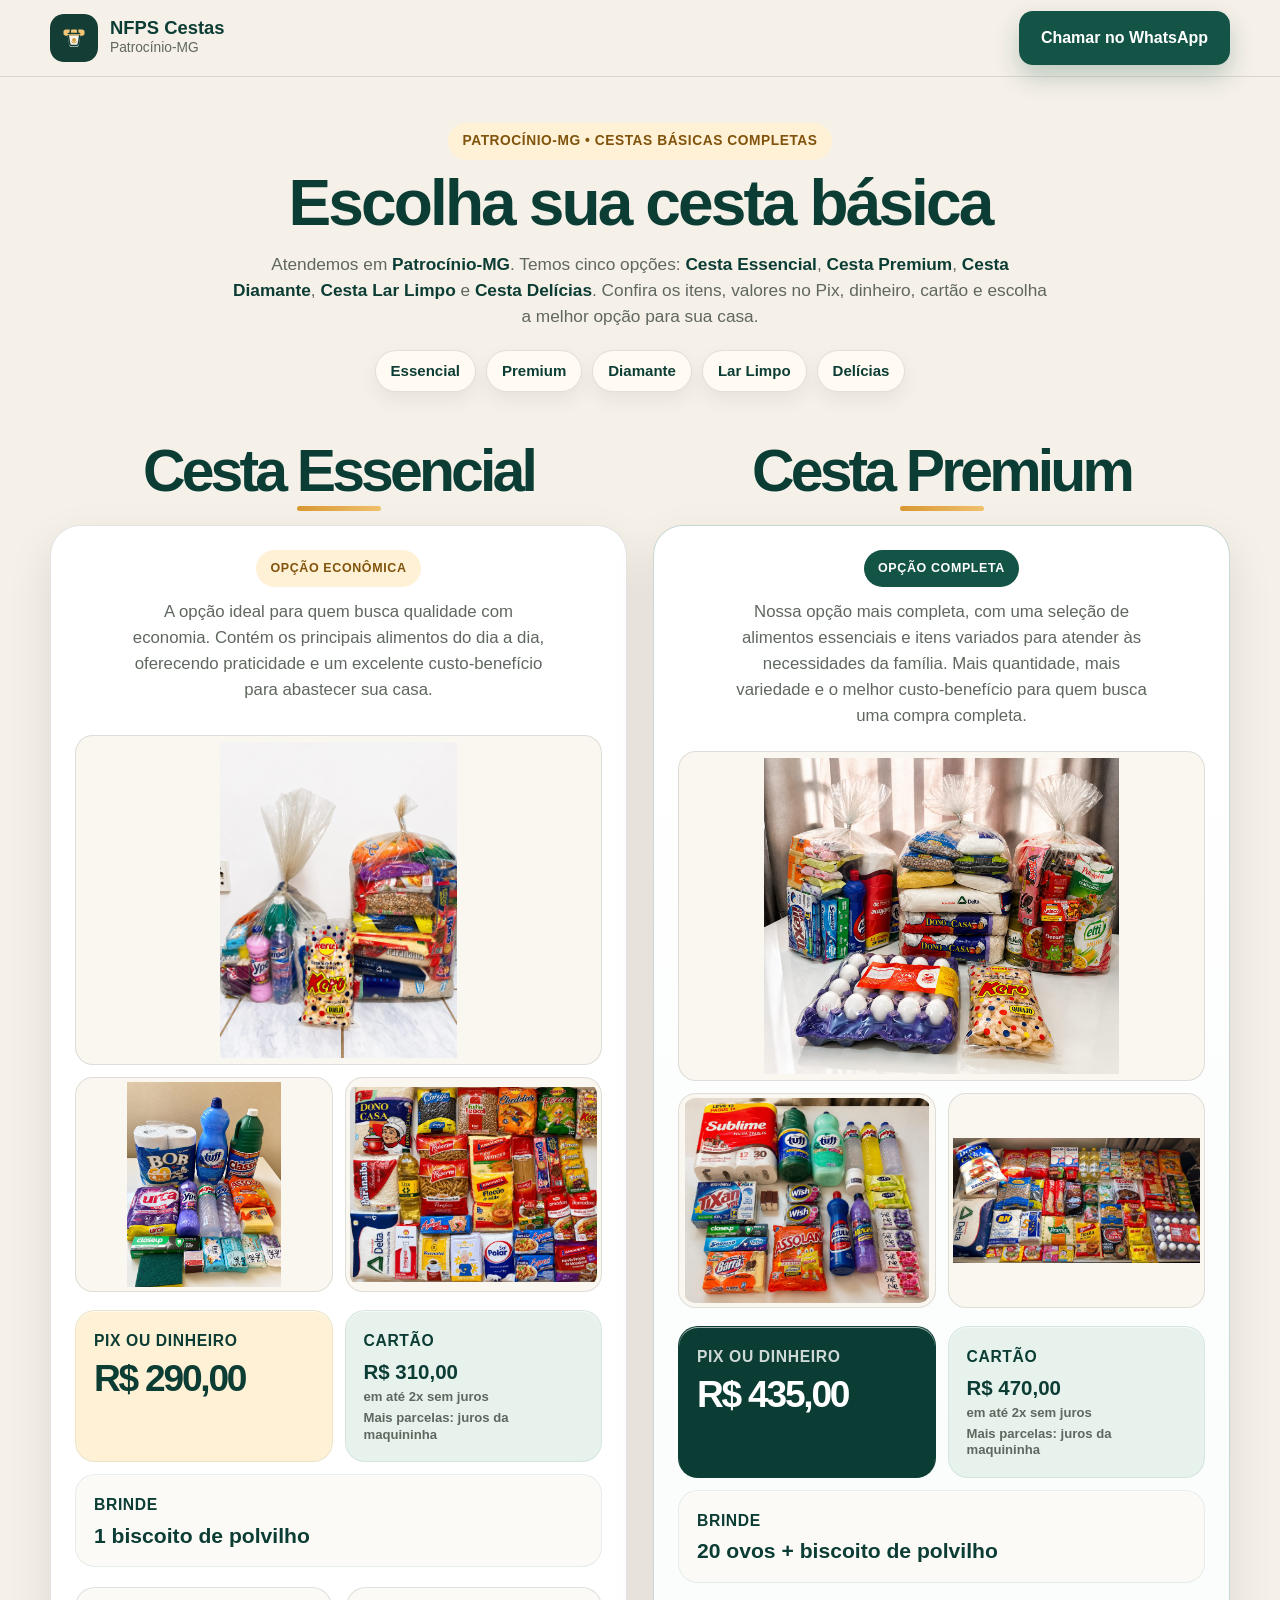
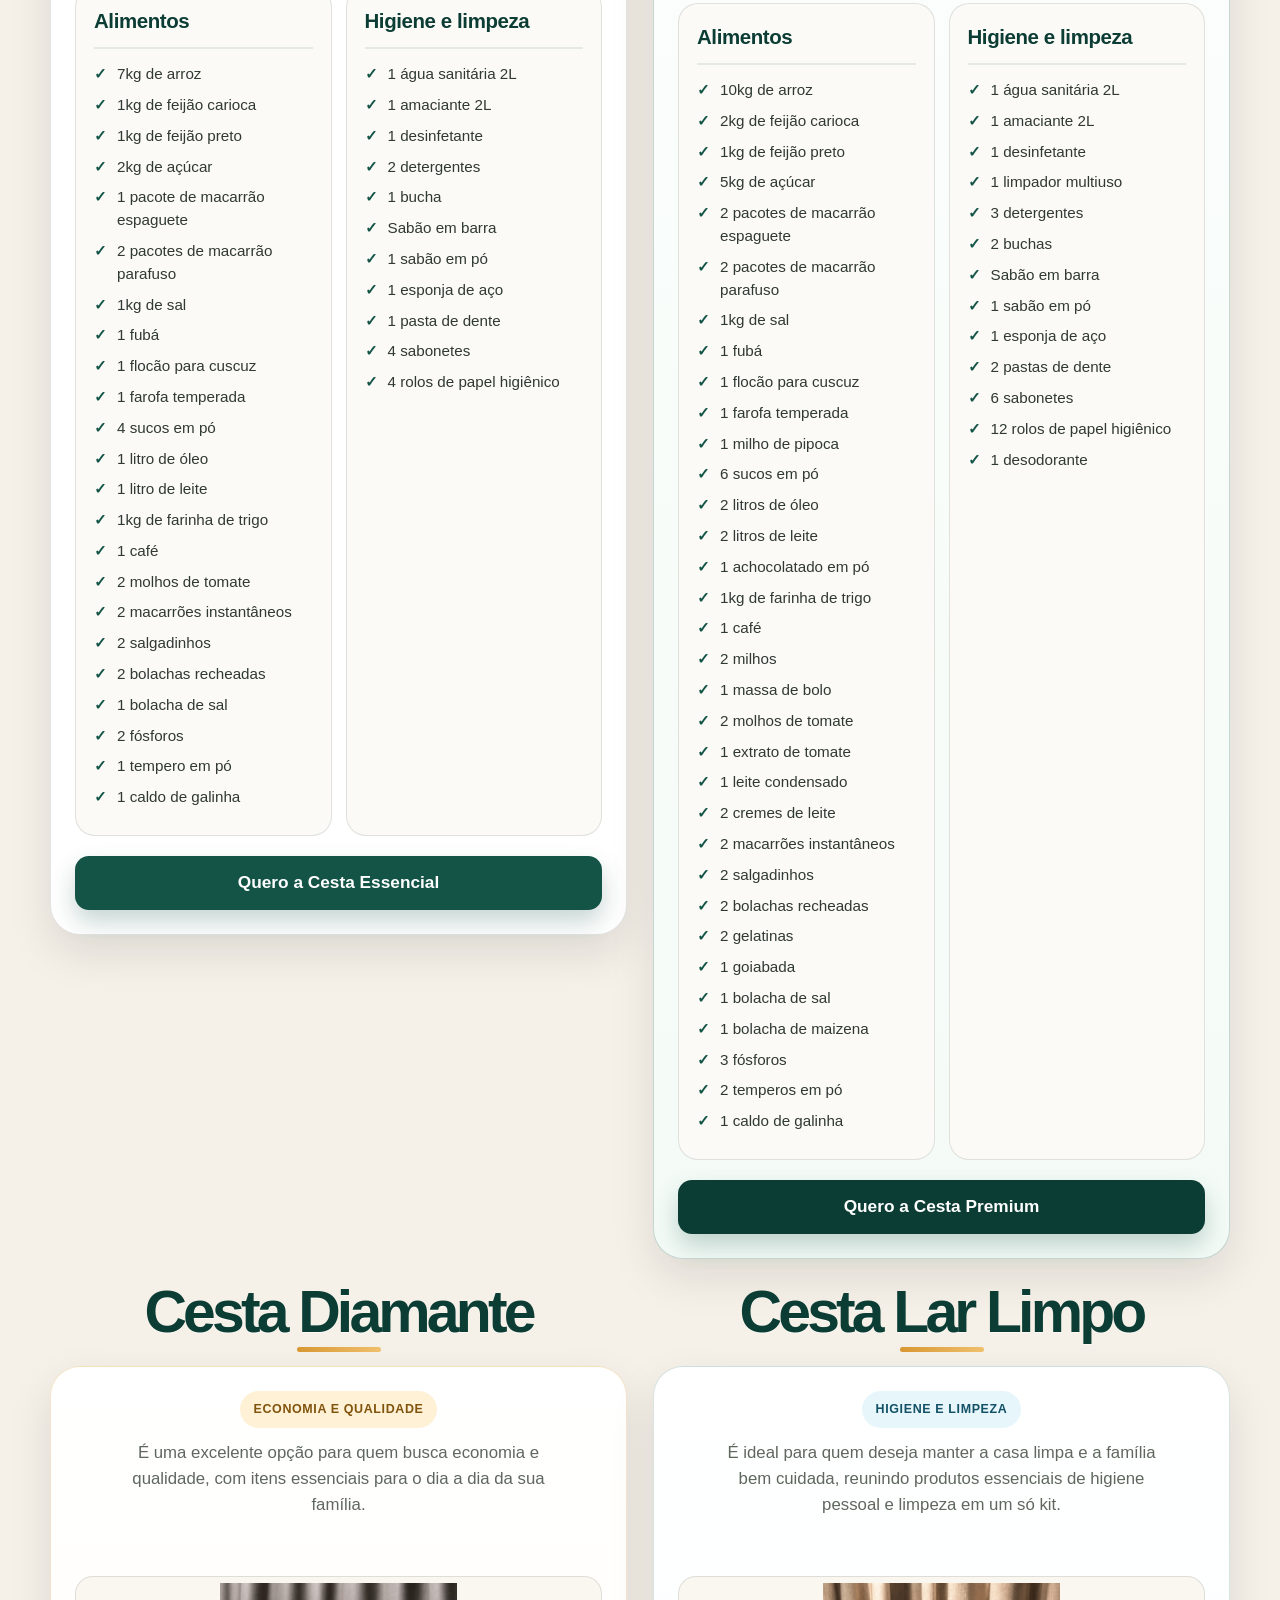
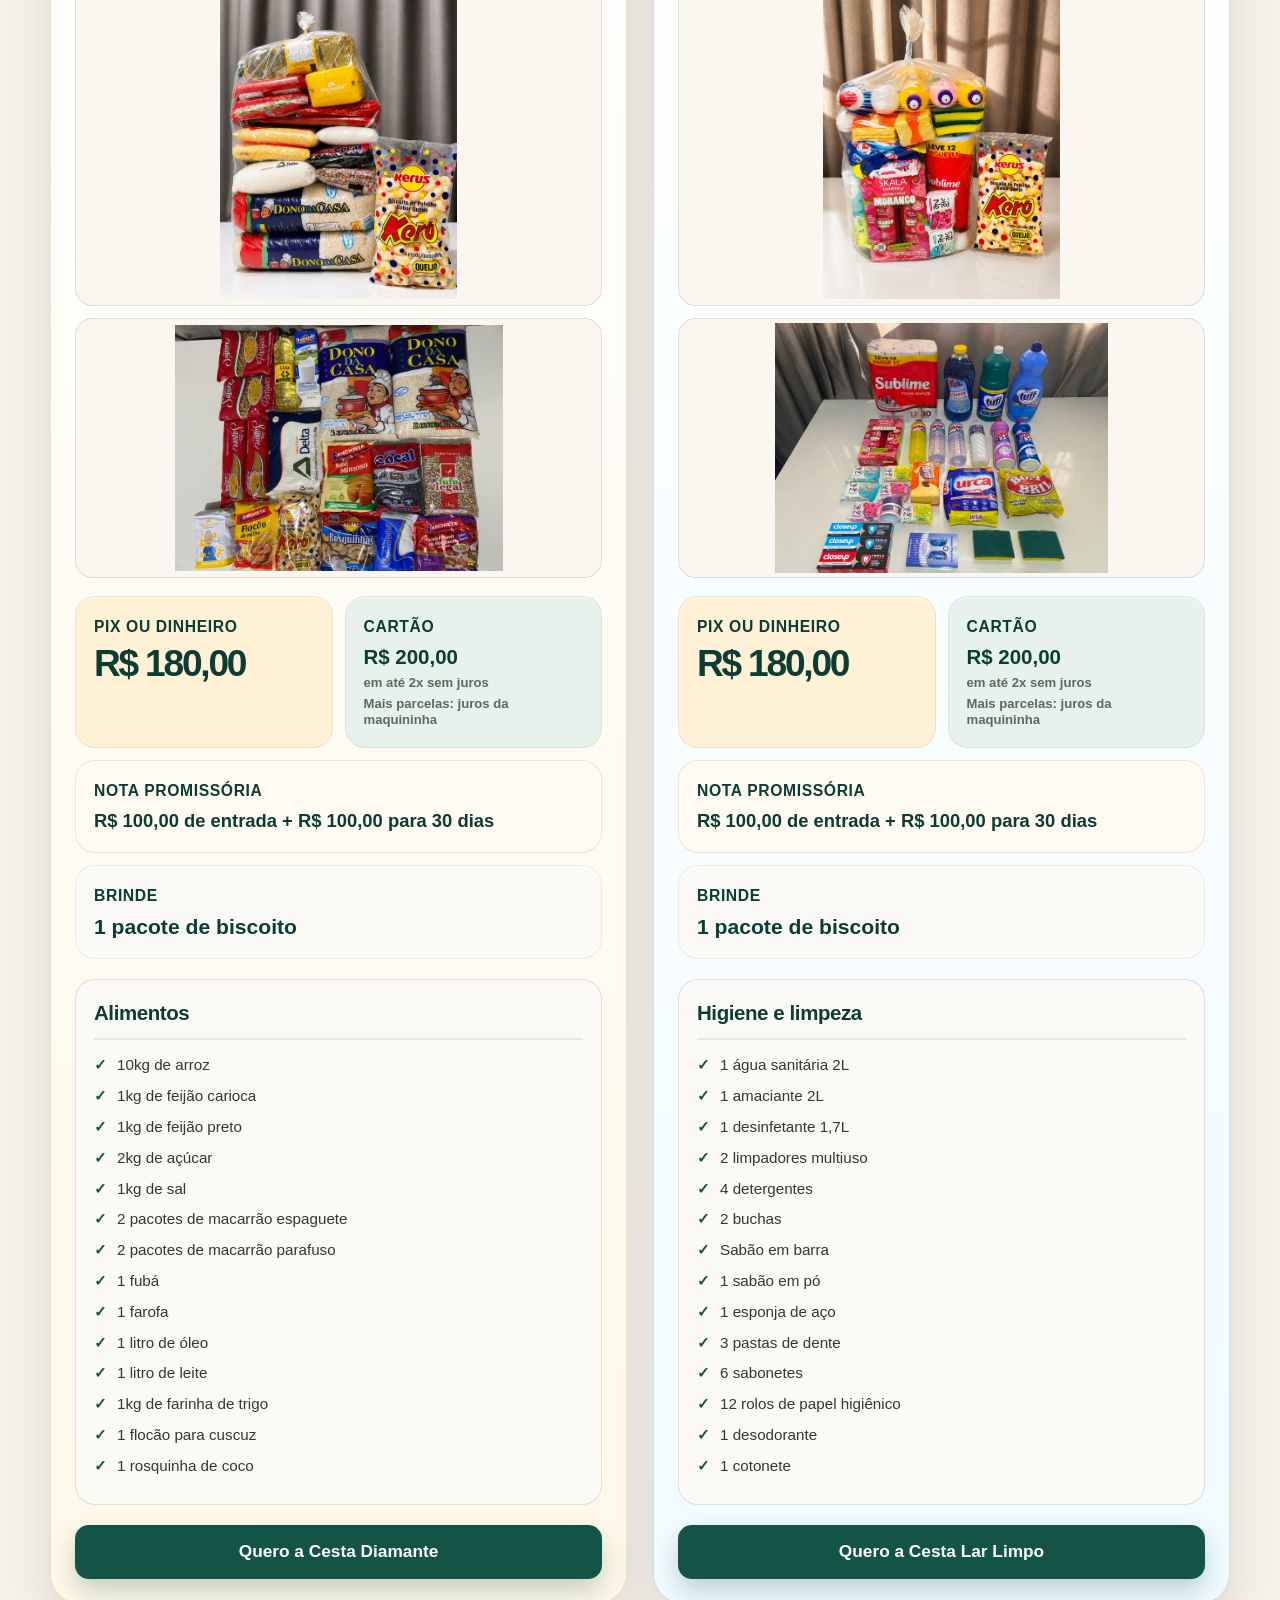
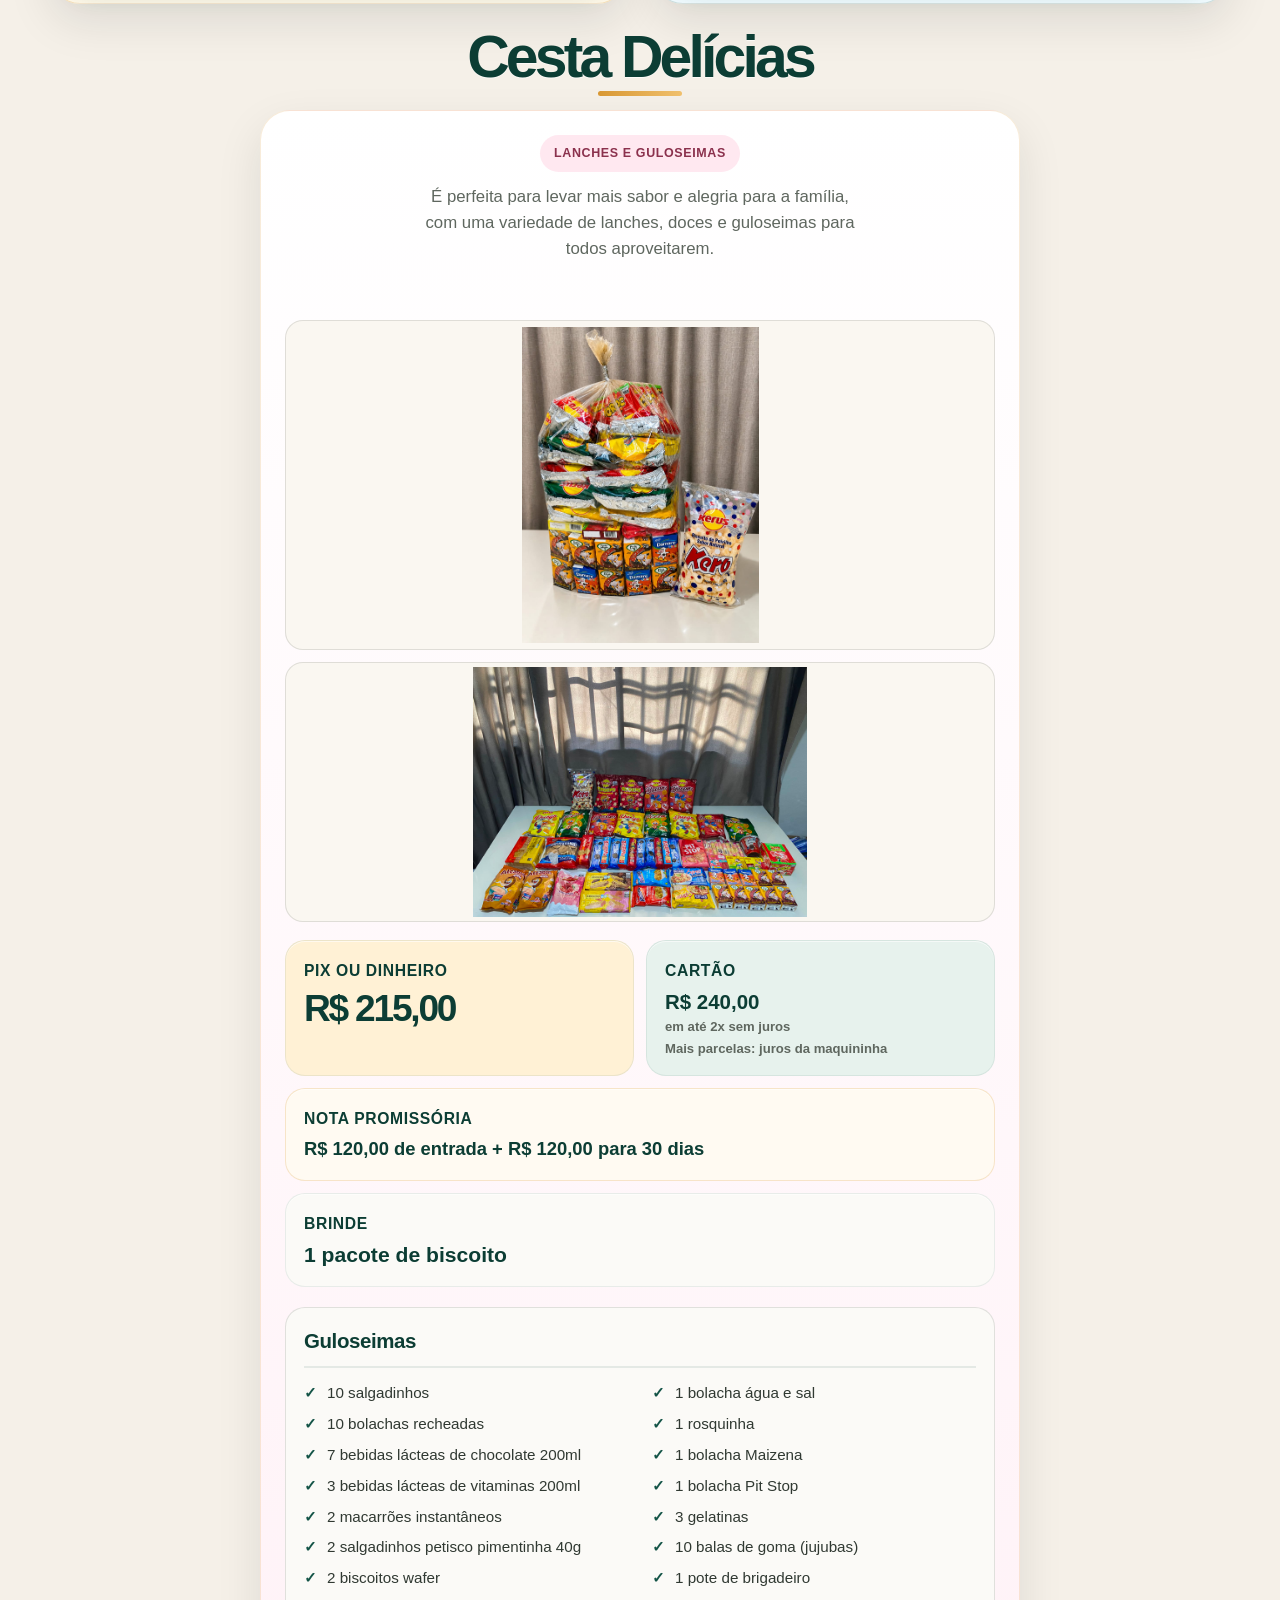
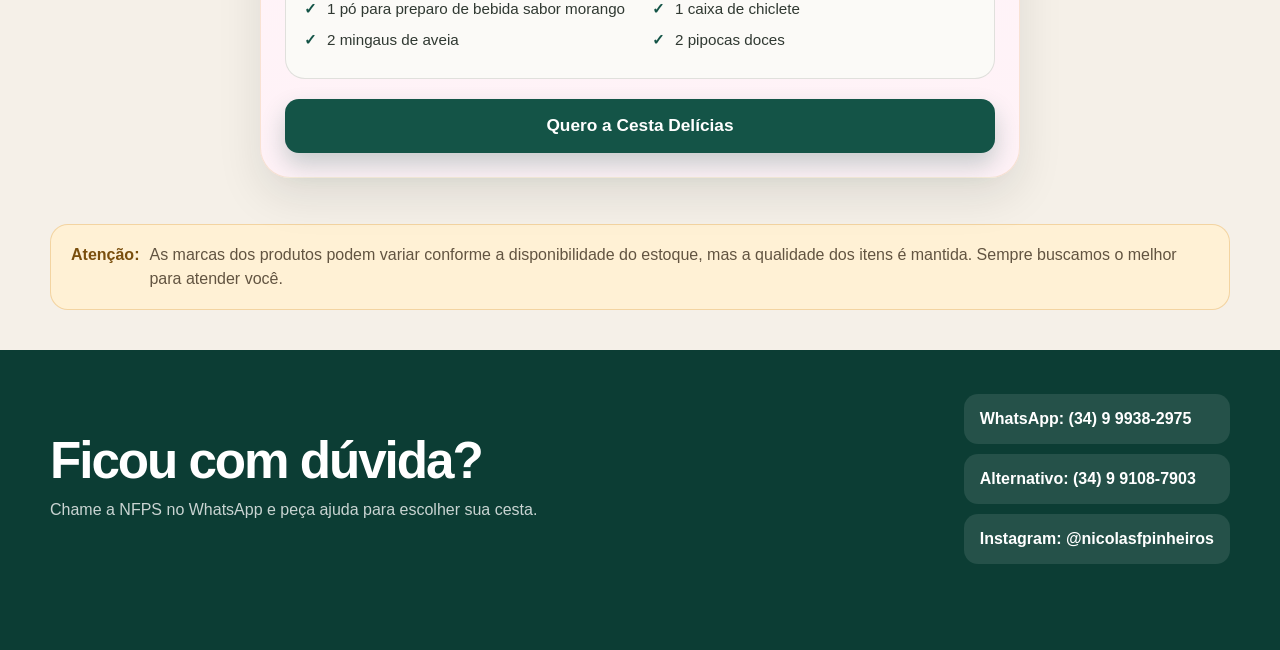
<file: nfps-cestas-local-v20/nfps-cestas-local-v20/index.html>
<!doctype html>
<html lang="pt-BR">
<head>
  <meta charset="utf-8" />
  <meta name="viewport" content="width=device-width, initial-scale=1" />
  <title>NFPS Cestas | Cestas básicas em Patrocínio-MG</title>
  <meta name="description" content="NFPS Cestas em Patrocínio-MG: escolha entre Cesta Essencial, Premium, Diamante, Lar Limpo e Delícias. Veja itens, valores, formas de pagamento e peça pelo WhatsApp." />
  <link rel="icon" href="assets/logo-nfps.svg" type="image/svg+xml" />
  <link rel="stylesheet" href="style.css" />
</head>
<body>
  <header class="topbar">
    <div class="container topbar-content">
      <a class="brand" href="#topo" aria-label="NFPS Cestas">
        <img src="assets/logo-nfps.svg" alt="NFPS Cestas" />
        <span>
          <strong>NFPS Cestas</strong>
          <small>Patrocínio-MG</small>
        </span>
      </a>

      <a class="top-whats" href="https://wa.me/5534999382975?text=Ol%C3%A1%2C%20vim%20pelo%20site%20da%20NFPS%20Cestas%20e%20quero%20fazer%20um%20pedido." target="_blank" rel="noopener">
        Chamar no WhatsApp
      </a>
    </div>
  </header>

  <main id="topo">
    <section class="intro">
      <div class="container intro-content">
        <p class="kicker">Patrocínio-MG • Cestas básicas completas</p>
        <h1>Escolha sua cesta básica</h1>
        <p class="intro-text">Atendemos em <strong>Patrocínio-MG</strong>. Temos cinco opções: <strong>Cesta Essencial</strong>, <strong>Cesta Premium</strong>, <strong>Cesta Diamante</strong>, <strong>Cesta Lar Limpo</strong> e <strong>Cesta Delícias</strong>. Confira os itens, valores no Pix, dinheiro, cartão e escolha a melhor opção para sua casa.</p>
        <div class="quick-links" aria-label="Ir para uma cesta">
          <a href="#essencial">Essencial</a>
          <a href="#premium">Premium</a>
          <a href="#diamante">Diamante</a>
          <a href="#lar-limpo">Lar Limpo</a>
          <a href="#delicias">Delícias</a>
        </div>
      </div>
    </section>

    <section class="container products" aria-label="Modelos de cestas básicas">
      <div class="model-column">
        <h2 class="model-heading">Cesta Essencial</h2>
        <article class="basket-card essential" id="essencial">
          <div class="card-title-row">
            <div>
              <span class="label">Opção econômica</span>
              <p class="basket-description">A opção ideal para quem busca qualidade com economia. Contém os principais alimentos do dia a dia, oferecendo praticidade e um excelente custo-benefício para abastecer sua casa.</p>
            </div>
          </div>

        <div class="photo-grid">
          <img class="main-photo" src="assets/essencial-foto-3.jpg" alt="Foto real da Cesta Essencial montada" />
          <img class="detail-photo detail-cleaning" src="assets/essencial-foto-1.jpg" alt="Foto real dos itens de limpeza da Cesta Essencial" />
          <img class="detail-photo detail-food landscape-photo" src="assets/essencial-foto-2-rot.jpg" alt="Foto real dos alimentos da Cesta Essencial" />
        </div>

        <div class="purchase-box">
          <div class="purchase-item highlight">
            <span>Pix ou dinheiro</span>
            <strong>R$ 290,00</strong>
          </div>
          <div class="purchase-item">
            <span>Cartão</span>
            <strong>R$ 310,00</strong>
            <small>em até 2x sem juros</small>
            <small>Mais parcelas: juros da maquininha</small>
          </div>
          <div class="purchase-item gift">
            <span>Brinde</span>
            <strong>1 biscoito de polvilho</strong>
          </div>
        </div>

        <div class="items-area">
          <div class="items-box">
            <h3>Alimentos</h3>
            <ul>
              <li>7kg de arroz</li>
              <li>1kg de feijão carioca</li>
              <li>1kg de feijão preto</li>
              <li>2kg de açúcar</li>
              <li>1 pacote de macarrão espaguete</li>
              <li>2 pacotes de macarrão parafuso</li>
              <li>1kg de sal</li>
              <li>1 fubá</li>
              <li>1 flocão para cuscuz</li>
              <li>1 farofa temperada</li>
              <li>4 sucos em pó</li>
              <li>1 litro de óleo</li>
              <li>1 litro de leite</li>
              <li>1kg de farinha de trigo</li>
              <li>1 café</li>
              <li>2 molhos de tomate</li>
              <li>2 macarrões instantâneos</li>
              <li>2 salgadinhos</li>
              <li>2 bolachas recheadas</li>
              <li>1 bolacha de sal</li>
              <li>2 fósforos</li>
              <li>1 tempero em pó</li>
              <li>1 caldo de galinha</li>
            </ul>
          </div>
          <div class="items-box">
            <h3>Higiene e limpeza</h3>
            <ul>
              <li>1 água sanitária 2L</li>
              <li>1 amaciante 2L</li>
              <li>1 desinfetante</li>
              <li>2 detergentes</li>
              <li>1 bucha</li>
              <li>Sabão em barra</li>
              <li>1 sabão em pó</li>
              <li>1 esponja de aço</li>
              <li>1 pasta de dente</li>
              <li>4 sabonetes</li>
              <li>4 rolos de papel higiênico</li>
            </ul>
          </div>
        </div>

          <a class="order-button" href="https://wa.me/5534999382975?text=Ol%C3%A1%2C%20quero%20pedir%20a%20Cesta%20Essencial.%20Poderia%20me%20passar%20mais%20informa%C3%A7%C3%B5es%3F" target="_blank" rel="noopener">
            Quero a Cesta Essencial
          </a>
        </article>
      </div>

      <div class="model-column">
        <h2 class="model-heading">Cesta Premium</h2>
        <article class="basket-card premium" id="premium">
          <div class="card-title-row">
            <div>
              <span class="label dark">Opção completa</span>
              <p class="basket-description">Nossa opção mais completa, com uma seleção de alimentos essenciais e itens variados para atender às necessidades da família. Mais quantidade, mais variedade e o melhor custo-benefício para quem busca uma compra completa.</p>
            </div>
          </div>

        <div class="photo-grid">
          <img class="main-photo" src="assets/premium-foto-1.jpg" alt="Foto real da Cesta Premium montada" />
          <img class="detail-photo detail-cleaning landscape-photo" src="assets/premium-foto-2.jpg" alt="Foto real dos itens de limpeza da Cesta Premium" />
          <img class="detail-photo detail-food landscape-photo" src="assets/premium-foto-3-rot.jpg" alt="Foto real dos alimentos da Cesta Premium" />
        </div>

        <div class="purchase-box premium-purchase">
          <div class="purchase-item highlight">
            <span>Pix ou dinheiro</span>
            <strong>R$ 435,00</strong>
          </div>
          <div class="purchase-item">
            <span>Cartão</span>
            <strong>R$ 470,00</strong>
            <small>em até 2x sem juros</small>
            <small>Mais parcelas: juros da maquininha</small>
          </div>
          <div class="purchase-item gift">
            <span>Brinde</span>
            <strong>20 ovos + biscoito de polvilho</strong>
          </div>
        </div>

        <div class="items-area">
          <div class="items-box">
            <h3>Alimentos</h3>
            <ul>
              <li>10kg de arroz</li>
              <li>2kg de feijão carioca</li>
              <li>1kg de feijão preto</li>
              <li>5kg de açúcar</li>
              <li>2 pacotes de macarrão espaguete</li>
              <li>2 pacotes de macarrão parafuso</li>
              <li>1kg de sal</li>
              <li>1 fubá</li>
              <li>1 flocão para cuscuz</li>
              <li>1 farofa temperada</li>
              <li>1 milho de pipoca</li>
              <li>6 sucos em pó</li>
              <li>2 litros de óleo</li>
              <li>2 litros de leite</li>
              <li>1 achocolatado em pó</li>
              <li>1kg de farinha de trigo</li>
              <li>1 café</li>
              <li>2 milhos</li>
              <li>1 massa de bolo</li>
              <li>2 molhos de tomate</li>
              <li>1 extrato de tomate</li>
              <li>1 leite condensado</li>
              <li>2 cremes de leite</li>
              <li>2 macarrões instantâneos</li>
              <li>2 salgadinhos</li>
              <li>2 bolachas recheadas</li>
              <li>2 gelatinas</li>
              <li>1 goiabada</li>
              <li>1 bolacha de sal</li>
              <li>1 bolacha de maizena</li>
              <li>3 fósforos</li>
              <li>2 temperos em pó</li>
              <li>1 caldo de galinha</li>
            </ul>
          </div>
          <div class="items-box">
            <h3>Higiene e limpeza</h3>
            <ul>
              <li>1 água sanitária 2L</li>
              <li>1 amaciante 2L</li>
              <li>1 desinfetante</li>
              <li>1 limpador multiuso</li>
              <li>3 detergentes</li>
              <li>2 buchas</li>
              <li>Sabão em barra</li>
              <li>1 sabão em pó</li>
              <li>1 esponja de aço</li>
              <li>2 pastas de dente</li>
              <li>6 sabonetes</li>
              <li>12 rolos de papel higiênico</li>
              <li>1 desodorante</li>
            </ul>
          </div>
        </div>

          <a class="order-button premium-button" href="https://wa.me/5534999382975?text=Ol%C3%A1%2C%20quero%20pedir%20a%20Cesta%20Premium.%20Poderia%20me%20passar%20mais%20informa%C3%A7%C3%B5es%3F" target="_blank" rel="noopener">
            Quero a Cesta Premium
          </a>
        </article>
      </div>

      <div class="model-column">
        <h2 class="model-heading">Cesta Diamante</h2>
        <article class="basket-card diamond" id="diamante">
          <div class="card-title-row">
            <div>
              <span class="label gold">Economia e qualidade</span>
              <p class="basket-description">É uma excelente opção para quem busca economia e qualidade, com itens essenciais para o dia a dia da sua família.</p>
            </div>
          </div>

        <div class="photo-grid diamante-photos">
          <img class="main-photo" src="assets/diamante-foto-1.jpg" alt="Foto real da Cesta Diamante montada" />
          <img class="detail-photo wide-photo landscape-photo" src="assets/diamante-foto-2.jpg" alt="Foto real dos itens da Cesta Diamante" />
        </div>

        <div class="purchase-box">
          <div class="purchase-item highlight">
            <span>Pix ou dinheiro</span>
            <strong>R$ 180,00</strong>
          </div>
          <div class="purchase-item">
            <span>Cartão</span>
            <strong>R$ 200,00</strong>
            <small>em até 2x sem juros</small>
            <small>Mais parcelas: juros da maquininha</small>
          </div>
          <div class="purchase-item note">
            <span>Nota promissória</span>
            <strong>R$ 100,00 de entrada + R$ 100,00 para 30 dias</strong>
          </div>
          <div class="purchase-item gift">
            <span>Brinde</span>
            <strong>1 pacote de biscoito</strong>
          </div>
        </div>

        <div class="items-area single">
          <div class="items-box">
            <h3>Alimentos</h3>
            <ul>
              <li>10kg de arroz</li>
              <li>1kg de feijão carioca</li>
              <li>1kg de feijão preto</li>
              <li>2kg de açúcar</li>
              <li>1kg de sal</li>
              <li>2 pacotes de macarrão espaguete</li>
              <li>2 pacotes de macarrão parafuso</li>
              <li>1 fubá</li>
              <li>1 farofa</li>
              <li>1 litro de óleo</li>
              <li>1 litro de leite</li>
              <li>1kg de farinha de trigo</li>
              <li>1 flocão para cuscuz</li>
              <li>1 rosquinha de coco</li>
            </ul>
          </div>
        </div>

          <a class="order-button" href="https://wa.me/5534999382975?text=Ol%C3%A1%2C%20quero%20pedir%20a%20Cesta%20Diamante.%20Poderia%20me%20passar%20mais%20informa%C3%A7%C3%B5es%3F" target="_blank" rel="noopener">
            Quero a Cesta Diamante
          </a>
        </article>
      </div>

      <div class="model-column">
        <h2 class="model-heading">Cesta Lar Limpo</h2>
        <article class="basket-card clean" id="lar-limpo">
          <div class="card-title-row">
            <div>
              <span class="label clean-label">Higiene e limpeza</span>
              <p class="basket-description">É ideal para quem deseja manter a casa limpa e a família bem cuidada, reunindo produtos essenciais de higiene pessoal e limpeza em um só kit.</p>
            </div>
          </div>

        <div class="photo-grid photo-grid-two">
          <img class="main-photo" src="assets/lar-limpo-foto-2.jpg" alt="Foto real da Cesta Lar Limpo montada com os produtos e o brinde" />
          <img class="detail-photo landscape-photo full-span" src="assets/lar-limpo-foto-1.jpg" alt="Foto real dos produtos de higiene e limpeza da Cesta Lar Limpo" />
        </div>

        <div class="purchase-box">
          <div class="purchase-item highlight">
            <span>Pix ou dinheiro</span>
            <strong>R$ 180,00</strong>
          </div>
          <div class="purchase-item">
            <span>Cartão</span>
            <strong>R$ 200,00</strong>
            <small>em até 2x sem juros</small>
            <small>Mais parcelas: juros da maquininha</small>
          </div>
          <div class="purchase-item note">
            <span>Nota promissória</span>
            <strong>R$ 100,00 de entrada + R$ 100,00 para 30 dias</strong>
          </div>
          <div class="purchase-item gift">
            <span>Brinde</span>
            <strong>1 pacote de biscoito</strong>
          </div>
        </div>

        <div class="items-area single">
          <div class="items-box">
            <h3>Higiene e limpeza</h3>
            <ul>
              <li>1 água sanitária 2L</li>
              <li>1 amaciante 2L</li>
              <li>1 desinfetante 1,7L</li>
              <li>2 limpadores multiuso</li>
              <li>4 detergentes</li>
              <li>2 buchas</li>
              <li>Sabão em barra</li>
              <li>1 sabão em pó</li>
              <li>1 esponja de aço</li>
              <li>3 pastas de dente</li>
              <li>6 sabonetes</li>
              <li>12 rolos de papel higiênico</li>
              <li>1 desodorante</li>
              <li>1 cotonete</li>
            </ul>
          </div>
        </div>

          <a class="order-button" href="https://wa.me/5534999382975?text=Ol%C3%A1%2C%20quero%20pedir%20a%20Cesta%20Lar%20Limpo.%20Poderia%20me%20passar%20mais%20informa%C3%A7%C3%B5es%3F" target="_blank" rel="noopener">
            Quero a Cesta Lar Limpo
          </a>
        </article>
      </div>

      <div class="model-column">
        <h2 class="model-heading">Cesta Delícias</h2>
        <article class="basket-card sweet" id="delicias">
          <div class="card-title-row">
            <div>
              <span class="label sweet-label">Lanches e guloseimas</span>
              <p class="basket-description">É perfeita para levar mais sabor e alegria para a família, com uma variedade de lanches, doces e guloseimas para todos aproveitarem.</p>
            </div>
          </div>

        <div class="photo-grid photo-grid-two">
          <img class="main-photo" src="assets/delicias-foto-1.jpg" alt="Foto real da Cesta Delícias montada com os lanches e o brinde" />
          <img class="detail-photo landscape-photo full-span" src="assets/delicias-foto-2.jpg" alt="Foto real dos itens e guloseimas da Cesta Delícias" />
        </div>

        <div class="purchase-box">
          <div class="purchase-item highlight">
            <span>Pix ou dinheiro</span>
            <strong>R$ 215,00</strong>
          </div>
          <div class="purchase-item">
            <span>Cartão</span>
            <strong>R$ 240,00</strong>
            <small>em até 2x sem juros</small>
            <small>Mais parcelas: juros da maquininha</small>
          </div>
          <div class="purchase-item note">
            <span>Nota promissória</span>
            <strong>R$ 120,00 de entrada + R$ 120,00 para 30 dias</strong>
          </div>
          <div class="purchase-item gift">
            <span>Brinde</span>
            <strong>1 pacote de biscoito</strong>
          </div>
        </div>

        <div class="items-area single">
          <div class="items-box">
            <h3>Guloseimas</h3>
            <ul class="two-columns">
              <li>10 salgadinhos</li>
              <li>10 bolachas recheadas</li>
              <li>7 bebidas lácteas de chocolate 200ml</li>
              <li>3 bebidas lácteas de vitaminas 200ml</li>
              <li>2 macarrões instantâneos</li>
              <li>2 salgadinhos petisco pimentinha 40g</li>
              <li>2 biscoitos wafer</li>
              <li>1 pó para preparo de bebida sabor morango</li>
              <li>2 mingaus de aveia</li>
              <li>1 bolacha água e sal</li>
              <li>1 rosquinha</li>
              <li>1 bolacha Maizena</li>
              <li>1 bolacha Pit Stop</li>
              <li>3 gelatinas</li>
              <li>10 balas de goma (jujubas)</li>
              <li>1 pote de brigadeiro</li>
              <li>1 caixa de chiclete</li>
              <li>2 pipocas doces</li>
            </ul>
          </div>
        </div>

          <a class="order-button" href="https://wa.me/5534999382975?text=Ol%C3%A1%2C%20quero%20pedir%20a%20Cesta%20Del%C3%ADcias.%20Poderia%20me%20passar%20mais%20informa%C3%A7%C3%B5es%3F" target="_blank" rel="noopener">
            Quero a Cesta Delícias
          </a>
        </article>
      </div>
    </section>

    <section class="notice container">
      <strong>Atenção:</strong>
      <p>As marcas dos produtos podem variar conforme a disponibilidade do estoque, mas a qualidade dos itens é mantida. Sempre buscamos o melhor para atender você.</p>
    </section>

    <section class="contact-final">
      <div class="container contact-grid">
        <div>
          <h2>Ficou com dúvida?</h2>
          <p>Chame a NFPS no WhatsApp e peça ajuda para escolher sua cesta.</p>
        </div>
        <div class="contact-actions">
          <a href="https://wa.me/5534999382975?text=Ol%C3%A1%2C%20vim%20pelo%20site%20da%20NFPS%20Cestas%20e%20tenho%20uma%20d%C3%BAvida." target="_blank" rel="noopener">WhatsApp: (34) 9 9938-2975</a>
          <a href="https://wa.me/5534991087903" target="_blank" rel="noopener">Alternativo: (34) 9 9108-7903</a>
          <a href="https://instagram.com/nicolasfpinheiros" target="_blank" rel="noopener">Instagram: @nicolasfpinheiros</a>
        </div>
      </div>
    </section>
  </main>

  <a class="mobile-fixed" href="https://wa.me/5534999382975?text=Ol%C3%A1%2C%20vim%20pelo%20site%20da%20NFPS%20Cestas%20e%20quero%20fazer%20um%20pedido." target="_blank" rel="noopener">
    Fazer pedido no WhatsApp
  </a>
</body>
</html>
</file>
<file: nfps-cestas-local-v20/nfps-cestas-local-v20/style.css>
:root {
  --bg: #f5f0e8;
  --paper: #fffaf2;
  --card: #ffffff;
  --text: #18211d;
  --muted: #5f675f;
  --green: #145447;
  --green-dark: #0c3d34;
  --green-soft: #e7f2ed;
  --gold: #d89732;
  --gold-soft: #fff1d5;
  --line: rgba(24, 33, 29, 0.12);
  --shadow: 0 18px 45px rgba(24, 33, 29, 0.10);
  --radius: 24px;
  --container: 1180px;
}

* { box-sizing: border-box; }
html { scroll-behavior: smooth; }
body {
  margin: 0;
  font-family: Arial, Helvetica, sans-serif;
  color: var(--text);
  background: var(--bg);
  line-height: 1.5;
}
img { display: block; max-width: 100%; }
a { color: inherit; text-decoration: none; }
.container { width: min(var(--container), calc(100% - 32px)); margin: 0 auto; }

.topbar {
  position: sticky;
  top: 0;
  z-index: 20;
  background: rgba(245, 240, 232, 0.94);
  backdrop-filter: blur(14px);
  border-bottom: 1px solid var(--line);
}
.topbar-content {
  min-height: 76px;
  display: flex;
  justify-content: space-between;
  align-items: center;
  gap: 18px;
}
.brand {
  display: flex;
  align-items: center;
  gap: 12px;
}
.brand img { width: 48px; height: 48px; border-radius: 14px; }
.brand strong {
  display: block;
  color: var(--green-dark);
  font-size: 1.15rem;
  line-height: 1.1;
}
.brand small {
  display: block;
  color: var(--muted);
  font-size: 0.86rem;
}
.top-whats,
.order-button,
.mobile-fixed {
  display: inline-flex;
  align-items: center;
  justify-content: center;
  min-height: 54px;
  padding: 0 22px;
  border-radius: 14px;
  color: #fff;
  background: var(--green);
  font-size: 1rem;
  font-weight: 800;
  box-shadow: 0 12px 24px rgba(20, 84, 71, 0.24);
}
.top-whats:hover,
.order-button:hover { background: var(--green-dark); }

.intro { padding: 46px 0 26px; }
.intro-content { text-align: center; max-width: 900px; }
.kicker {
  display: inline-block;
  margin: 0 0 12px;
  padding: 8px 14px;
  border-radius: 999px;
  background: var(--gold-soft);
  color: #81540d;
  font-size: 0.86rem;
  font-weight: 800;
  text-transform: uppercase;
  letter-spacing: 0.04em;
}
h1 {
  margin: 0;
  color: var(--green-dark);
  font-size: clamp(2.3rem, 5vw, 4.6rem);
  line-height: 0.98;
  letter-spacing: -0.045em;
}
.intro-text {
  max-width: 820px;
  margin: 18px auto 0;
  color: var(--muted);
  font-size: 1.08rem;
}
.intro-text strong { color: var(--green-dark); }

.products {
  display: grid;
  grid-template-columns: 1fr 1fr;
  gap: 26px;
  align-items: start;
  padding: 26px 0 36px;
}
.model-column {
  display: grid;
  gap: 14px;
  align-items: start;
}
.model-heading {
  position: relative;
  margin: 0;
  padding: 0 0 14px;
  color: var(--green-dark);
  text-align: center;
  font-size: clamp(2.9rem, 4.6vw, 4.35rem);
  line-height: 0.9;
  letter-spacing: -0.065em;
  font-weight: 900;
  text-shadow: 0 1px 0 rgba(255,255,255,0.65);
}
.model-heading::after {
  content: "";
  position: absolute;
  left: 50%;
  bottom: 0;
  transform: translateX(-50%);
  width: 84px;
  height: 5px;
  border-radius: 999px;
  background: linear-gradient(90deg, var(--gold), #f0c06d);
}
.basket-card {
  padding: 24px;
  border-radius: 30px;
  background: var(--card);
  border: 1px solid var(--line);
  box-shadow: var(--shadow);
}
.basket-card.premium {
  background: linear-gradient(180deg, #ffffff, #f4fbf7);
  border-color: rgba(20, 84, 71, 0.22);
}
.card-title-row {
  display: grid;
  gap: 12px;
  justify-items: center;
  text-align: center;
}
.label {
  display: inline-flex;
  align-items: center;
  justify-content: center;
  margin-bottom: 2px;
  padding: 9px 14px;
  border-radius: 999px;
  background: var(--gold-soft);
  color: #81540d;
  font-size: 0.78rem;
  font-weight: 900;
  text-transform: uppercase;
  letter-spacing: 0.05em;
}
.label.dark {
  background: var(--green);
  color: #fff;
}
.basket-description {
  margin: 0 auto;
  color: var(--muted);
  font-size: 1.05rem;
  line-height: 1.55;
  max-width: 46ch;
  min-height: 8.4em;
}
.basket-card p {
  margin: 10px 0 0;
  color: var(--muted);
}
.price-badge {
  min-width: 235px;
  padding: 14px 16px;
  border-radius: 22px;
  background: var(--gold-soft);
  color: var(--green-dark);
}
.price-badge.dark {
  background: var(--green-dark);
  color: #fff;
}
.payment-line span {
  display: block;
  color: inherit;
  opacity: 0.82;
  font-size: 0.82rem;
  font-weight: 700;
}
.payment-line strong {
  display: block;
  margin-top: 4px;
  color: inherit;
  font-size: clamp(2rem, 3vw, 2.65rem);
  line-height: 1;
  letter-spacing: -0.05em;
}
.payment-line.card-line {
  margin-top: 10px;
}
.payment-line.card-line b {
  display: block;
  margin-top: 3px;
  font-size: 1rem;
  line-height: 1.35;
}
.payment-divider {
  height: 1px;
  margin: 12px 0 2px;
  background: currentColor;
  opacity: 0.12;
}

.photo-grid {
  display: grid;
  grid-template-columns: 1fr 1fr;
  gap: 12px;
  margin-top: 22px;
}
.photo-grid img {
  width: 100%;
  border-radius: 18px;
  border: 1px solid var(--line);
}
.photo-grid .main-photo {
  grid-column: 1 / -1;
  height: 330px;
  object-fit: contain;
  object-position: center center;
  background: #faf7f1;
  padding: 6px;
}
.photo-grid .detail-photo {
  height: 215px;
  object-fit: contain;
  object-position: center center;
  background: #faf7f1;
  padding: 4px;
}
.photo-grid .landscape-photo {
  object-fit: contain;
  padding: 4px;
  background: #faf7f1;
}
.photo-grid .detail-cleaning {
  object-position: center top;
}
.photo-grid .detail-food {
  object-position: center center;
}
.photo-grid .full-span {
  grid-column: 1 / -1;
  height: 260px;
}

.purchase-box {
  display: grid;
  grid-template-columns: 1fr 1fr;
  gap: 12px;
  margin-top: 18px;
}
.purchase-item {
  padding: 18px;
  border-radius: 20px;
  background: var(--green-soft);
  border: 1px solid rgba(20,84,71,0.08);
  box-shadow: inset 0 1px 0 rgba(255,255,255,0.6);
}
.purchase-item.highlight {
  background: var(--gold-soft);
}
.premium-purchase .purchase-item.highlight {
  color: #fff;
  background: var(--green-dark);
}
.purchase-item.gift {
  grid-column: 1 / -1;
  background: #fbfaf7;
}
.purchase-item span {
  display: block;
  color: var(--green-dark);
  opacity: 1;
  font-size: 0.98rem;
  font-weight: 900;
  text-transform: uppercase;
  letter-spacing: 0.04em;
}
.premium-purchase .purchase-item.highlight span {
  color: rgba(255,255,255,0.86);
}
.purchase-item strong {
  display: block;
  margin-top: 7px;
  color: var(--green-dark);
  font-size: 1.28rem;
  line-height: 1.18;
  font-weight: 900;
}
.premium-purchase .purchase-item.highlight strong {
  color: #fff;
}
.purchase-item.highlight strong {
  font-size: clamp(2.15rem, 2.9vw, 2.7rem);
  line-height: 0.98;
  letter-spacing: -0.06em;
  white-space: nowrap;
}
.purchase-item small {
  display: block;
  margin-top: 5px;
  color: var(--muted);
  font-size: 0.82rem;
  font-weight: 700;
  line-height: 1.25;
}
.premium-purchase .purchase-item.highlight small,
.premium-purchase .purchase-item.highlight span {
  color: rgba(255,255,255,0.8);
}
.info-strip {
  display: grid;
  grid-template-columns: 1fr 1fr;
  gap: 12px;
  margin-top: 18px;
}
.info-strip div {
  padding: 16px;
  border-radius: 18px;
  background: var(--green-soft);
  border: 1px solid rgba(20,84,71,0.08);
}
.info-strip.premium-info div { background: #eaf2ef; }
.info-strip span {
  display: block;
  color: var(--muted);
  font-size: 0.88rem;
}
.info-strip strong {
  display: block;
  margin-top: 4px;
  color: var(--green-dark);
  font-size: 1rem;
}

.items-area {
  display: grid;
  grid-template-columns: 1fr 1fr;
  gap: 14px;
  margin-top: 20px;
}
.items-box {
  padding: 18px;
  border-radius: 20px;
  background: #fbfaf7;
  border: 1px solid var(--line);
  min-height: 100%;
}
.items-box h3 {
  margin: 0 0 14px;
  padding-bottom: 10px;
  border-bottom: 2px solid rgba(20,84,71,0.10);
  color: var(--green-dark);
  font-size: 1.28rem;
  font-weight: 900;
  letter-spacing: -0.02em;
}
.items-box ul {
  margin: 0;
  padding: 0;
  list-style: none;
  columns: 1;
}
.items-box li {
  position: relative;
  margin: 0 0 8px;
  padding-left: 23px;
  color: #303932;
  font-size: 0.95rem;
}
.items-box li::before {
  content: "✓";
  position: absolute;
  left: 0;
  top: 0;
  color: var(--green);
  font-weight: 900;
}
.order-button {
  width: 100%;
  margin-top: 20px;
  font-size: 1.08rem;
}
.premium-button { background: var(--green-dark); }
.premium-button:hover { background: #092f28; }

.notice {
  display: flex;
  gap: 10px;
  align-items: flex-start;
  margin-top: 10px;
  margin-bottom: 40px;
  padding: 18px 20px;
  border-radius: 18px;
  background: var(--gold-soft);
  border: 1px solid rgba(216, 151, 50, 0.32);
}
.notice strong { color: #7a4f0e; min-width: max-content; }
.notice p { margin: 0; color: #625441; }

.contact-final {
  padding: 44px 0 86px;
  background: var(--green-dark);
  color: #fff;
}
.contact-grid {
  display: grid;
  grid-template-columns: 1fr auto;
  gap: 24px;
  align-items: center;
}
.contact-final h2 {
  margin: 0;
  font-size: clamp(2rem, 4vw, 3.2rem);
  line-height: 1;
  letter-spacing: -0.04em;
}
.contact-final p {
  margin: 12px 0 0;
  color: rgba(255,255,255,0.78);
}
.contact-actions {
  display: grid;
  gap: 10px;
  min-width: min(100%, 360px);
}
.contact-actions a {
  display: block;
  padding: 13px 16px;
  border-radius: 14px;
  background: rgba(255,255,255,0.1);
  color: #fff;
  font-weight: 700;
}
.contact-actions a:hover { background: rgba(255,255,255,0.16); }
.mobile-fixed { display: none; }

@media (max-width: 980px) {
  .products { grid-template-columns: 1fr; }
  .model-column { max-width: 760px; margin-inline: auto; width: 100%; }
  .basket-card { max-width: 760px; margin-inline: auto; }
  .contact-grid { grid-template-columns: 1fr; }
}

@media (max-width: 640px) {
  .container { width: min(100% - 24px, var(--container)); }
  .topbar-content { min-height: 68px; }
  .top-whats { display: none; }
  .brand img { width: 42px; height: 42px; }
  .brand strong { font-size: 1.02rem; }
  .brand small { font-size: 0.78rem; }
  .intro { padding: 34px 0 14px; }
  .intro-text { font-size: 1rem; }
  .basket-card { padding: 16px; border-radius: 22px; }
  .model-heading { font-size: 3rem; }
  .card-title-row { grid-template-columns: 1fr; }
  .price-badge { width: 100%; }
  .photo-grid .main-photo { height: 260px; }
  .photo-grid .detail-photo { height: 170px; }
  .purchase-box,
  .info-strip,
  .items-area { grid-template-columns: 1fr; }
  .notice { display: block; }
  .notice p { margin-top: 4px; }
  .contact-final { padding-bottom: 98px; }
  .mobile-fixed {
    display: flex;
    position: fixed;
    z-index: 40;
    left: 12px;
    right: 12px;
    bottom: 12px;
  }
}

.purchase-item.gift strong { font-size: 1.32rem; color: var(--green-dark); }

/* Ajustes da versão com 5 opções de cestas */
.quick-links {
  display: flex;
  flex-wrap: wrap;
  justify-content: center;
  gap: 10px;
  margin-top: 20px;
}
.quick-links a {
  display: inline-flex;
  align-items: center;
  justify-content: center;
  min-height: 42px;
  padding: 0 15px;
  border-radius: 999px;
  background: #fffaf2;
  border: 1px solid var(--line);
  color: var(--green-dark);
  font-size: 0.94rem;
  font-weight: 900;
  box-shadow: 0 8px 20px rgba(24, 33, 29, 0.06);
}
.quick-links a:hover {
  background: var(--green-dark);
  color: #fff;
}

.basket-description {
  min-height: 6.8em;
}

.basket-card.diamond {
  background: linear-gradient(180deg, #ffffff, #fff8e8);
  border-color: rgba(216, 151, 50, 0.24);
}
.basket-card.clean {
  background: linear-gradient(180deg, #ffffff, #f1fbff);
  border-color: rgba(20, 84, 71, 0.16);
}
.basket-card.sweet {
  background: linear-gradient(180deg, #ffffff, #fff2f7);
  border-color: rgba(216, 151, 50, 0.18);
}

.label.gold {
  background: var(--gold-soft);
  color: #81540d;
}
.label.clean-label {
  background: #e7f6fb;
  color: #135166;
}
.label.sweet-label {
  background: #ffe8f0;
  color: #8b314d;
}

.photo-placeholder {
  display: grid;
  place-items: center;
  align-content: center;
  min-height: 260px;
  margin-top: 22px;
  padding: 28px;
  border-radius: 22px;
  background:
    radial-gradient(circle at top left, rgba(216,151,50,0.18), transparent 34%),
    linear-gradient(135deg, #fffaf2, #f7f1e7);
  border: 1px dashed rgba(20, 84, 71, 0.24);
  text-align: center;
}
.photo-placeholder span {
  display: block;
  font-size: 3rem;
  line-height: 1;
  margin-bottom: 12px;
}
.photo-placeholder strong {
  display: block;
  color: var(--green-dark);
  font-size: 1.35rem;
  font-weight: 900;
}
.photo-placeholder small {
  display: block;
  margin-top: 6px;
  color: var(--muted);
  font-size: 0.92rem;
  font-weight: 800;
}

.purchase-item.note {
  grid-column: 1 / -1;
  background: #fffaf2;
  border-color: rgba(216, 151, 50, 0.22);
}
.purchase-item.note strong {
  font-size: 1.15rem;
  line-height: 1.35;
}

.items-area.single {
  grid-template-columns: 1fr;
}
.items-box ul.two-columns {
  columns: 2;
  column-gap: 24px;
}
.items-box ul.two-columns li {
  break-inside: avoid;
}

@media (min-width: 981px) {
  .products .model-column:nth-child(5) {
    grid-column: 1 / -1;
    justify-self: center;
    width: min(760px, 100%);
  }
}

@media (max-width: 640px) {
  .quick-links {
    gap: 8px;
  }
  .quick-links a {
    min-height: 38px;
    padding: 0 12px;
    font-size: 0.86rem;
  }
  .basket-description {
    min-height: 0;
  }
  .photo-placeholder {
    min-height: 210px;
  }
  .items-box ul.two-columns {
    columns: 1;
  }
}

/* Fotos reais da Cesta Diamante */
.diamante-photos .wide-photo {
  grid-column: 1 / -1;
  height: 260px;
  object-fit: contain;
  object-position: center center;
  background: #faf7f1;
  padding: 6px;
}

@media (max-width: 640px) {
  .diamante-photos .wide-photo {
    height: 210px;
  }
}
</file>
